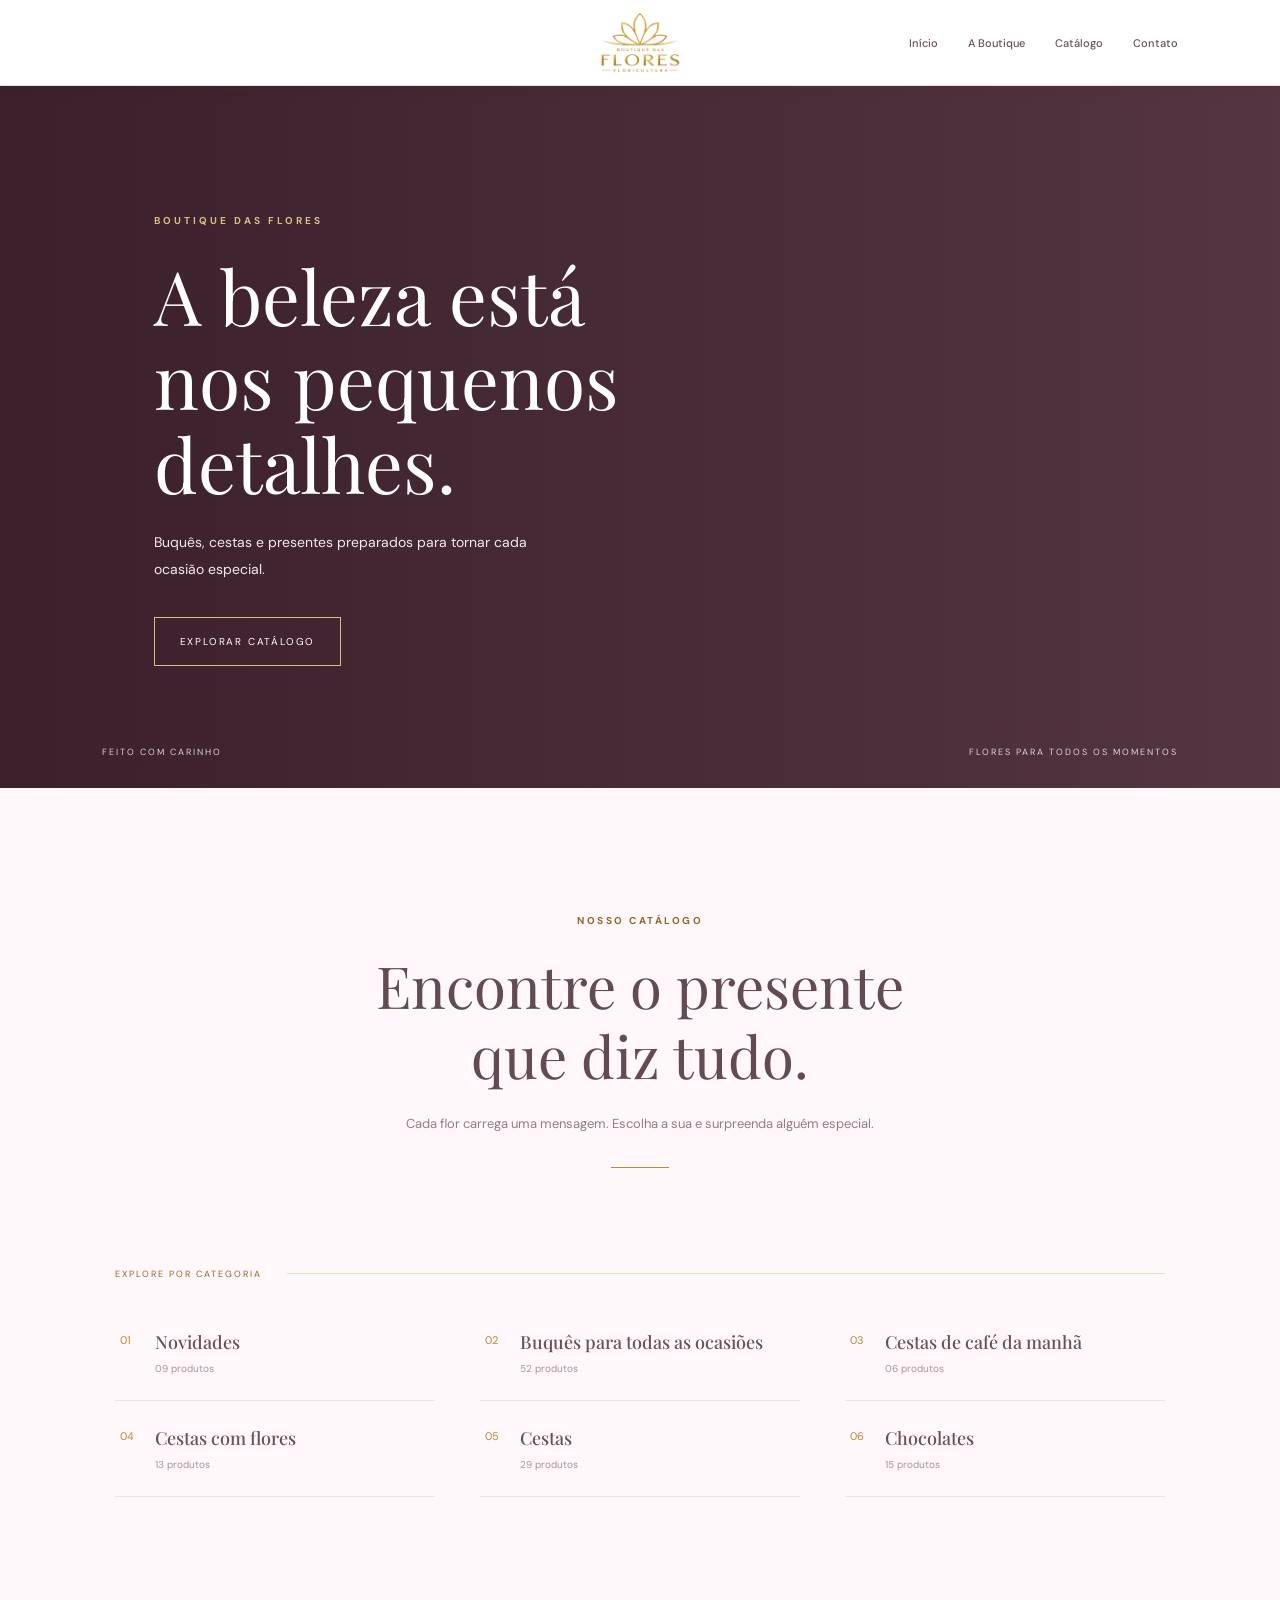
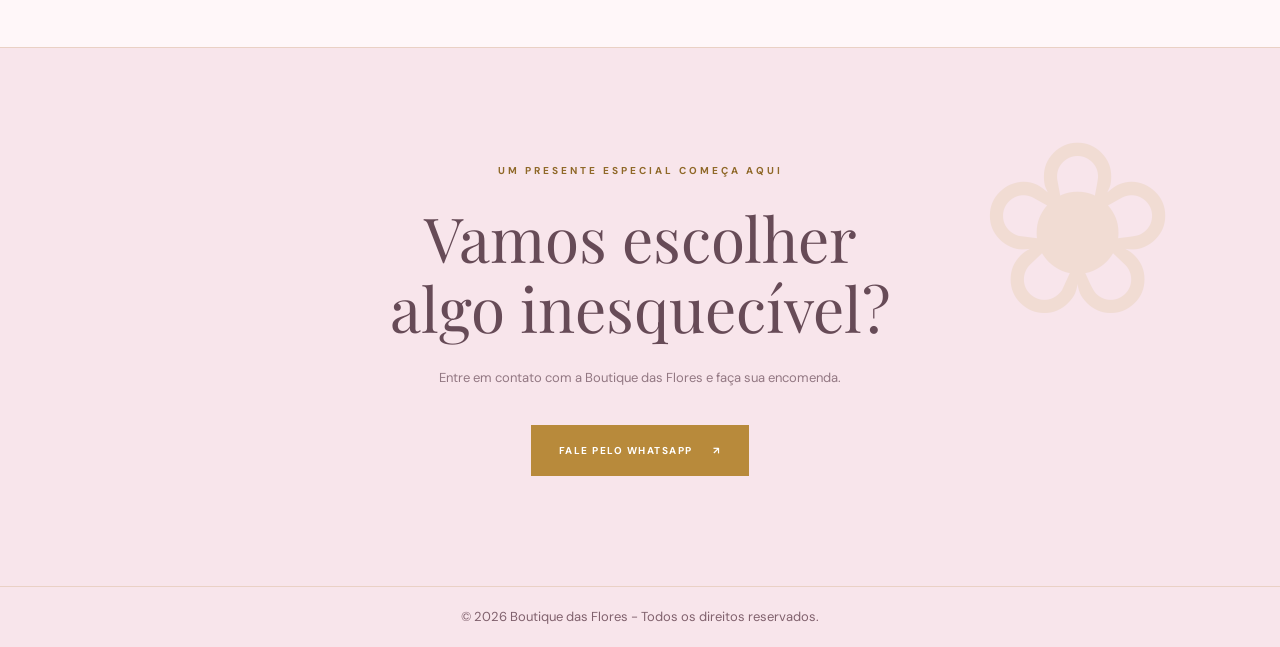
<file: index.html>
<!DOCTYPE html>
<html lang="pt-BR">
<head>
    <meta charset="UTF-8">
    <meta name="viewport" content="width=device-width, initial-scale=1.0">

    <title>Boutique das Flores | Flores e Presentes</title>

    <link rel="preconnect" href="https://fonts.googleapis.com">
    <link rel="preconnect" href="https://fonts.gstatic.com" crossorigin>

    <link href="https://fonts.googleapis.com/css2?family=DM+Sans:wght@400;500;600;700&family=Playfair+Display:wght@400;500;600;700&display=swap" rel="stylesheet">

    <link rel="stylesheet" href="style.css">
</head>
<body>

    <!-- CABEÇALHO -->
    <header class="cabecalho">

        <a href="index.html" class="marca">
            <img src="boutique_das_flores_logo_dourada.png"
                 alt="Boutique das Flores">
        </a>

        <button class="menu-mobile" id="menuMobile"
                aria-label="Abrir menu" aria-expanded="false">
            <span></span>
            <span></span>
        </button>

        <nav class="navegacao" id="navegacao">
            <a href="#inicio">Início</a>
            <a href="#apresentacao">A Boutique</a>
            <a href="#catalogo">Catálogo</a>
            <a href="#contato">Contato</a>
        </nav>

    </header>


    <!-- APRESENTAÇÃO COM VÍDEO -->
    <section class="apresentacao" id="apresentacao">

        <video
            class="video-fundo"
            autoplay
            muted
            loop
            playsinline
            webkit-playsinline
            preload="auto"
        >
            <source src="video-flores-original.mp4" type="video/mp4">
        </video>

        <div class="video-sombra"></div>

        <div class="apresentacao-conteudo">
            <span class="subtitulo">BOUTIQUE DAS FLORES</span>

            <h1>A beleza está<br>nos pequenos detalhes.</h1>

            <p>
                Buquês, cestas e presentes preparados
                para tornar cada ocasião especial.
            </p>

            <a href="#catalogo" class="botao-claro">
                EXPLORAR CATÁLOGO
            </a>
        </div>

        <div class="video-rodape">
            <span>FEITO COM CARINHO</span>
            <span>FLORES PARA TODOS OS MOMENTOS</span>
        </div>

    </section>


    <!-- CATÁLOGO -->
    <main>

        <section class="catalogo" id="catalogo">

            <div class="catalogo-introducao">
                <span class="subtitulo-rosa">NOSSO CATÁLOGO</span>

                <h2>Encontre o presente<br>que diz tudo.</h2>

                <p>
                    Cada flor carrega uma mensagem.
                    Escolha a sua e surpreenda alguém especial.
                </p>
            </div>


            <!-- CATEGORIAS -->
            <div class="categorias-area">

                <div class="categorias-titulo">
                    <span>EXPLORE POR CATEGORIA</span>
                    <span class="linha-categorias"></span>
                </div>

                <nav class="categorias" id="categorias">

                    <a href="catalogos/novidades.html" class="categoria">
                        <span>01</span>
                        <strong>Novidades</strong>
                        <small>09 produtos</small>
                    </a>

                    <a href="catalogos/buques.html" class="categoria">
                        <span>02</span>
                        <strong>Buquês para todas as ocasiões</strong>
                        <small>52 produtos</small>
                    </a>

                    <a href="catalogos/cafe.html" class="categoria">
                        <span>03</span>
                        <strong>Cestas de café da manhã</strong>
                        <small>06 produtos</small>
                    </a>

                    <a href="catalogos/cesta-flores.html" class="categoria">
                        <span>04</span>
                        <strong>Cestas com flores</strong>
                        <small>13 produtos</small>
                    </a>

                    <a href="catalogos/cestas.html" class="categoria">
                        <span>05</span>
                        <strong>Cestas</strong>
                        <small>29 produtos</small>
                    </a>

                    <a href="catalogos/chocolates.html" class="categoria">
                        <span>06</span>
                        <strong>Chocolates</strong>
                        <small>15 produtos</small>
                    </a>

                </nav>

            </div>

        </section>

    </main>


    <!-- CONTATO -->
    <section class="contato" id="contato">

        <div class="contato-conteudo">
            <span class="subtitulo">UM PRESENTE ESPECIAL COMEÇA AQUI</span>

            <h2>Vamos escolher<br>algo inesquecível?</h2>

            <p>
                Entre em contato com a Boutique das Flores
                e faça sua encomenda.
            </p>

            <a href="#" class="botao-whatsapp" id="whatsappGeral"
               target="_blank" rel="noopener noreferrer">
                FALE PELO WHATSAPP
                <span>↗</span>
            </a>
        </div>

        <div class="contato-decoracao" aria-hidden="true">❀</div>

    </section>


    <!-- RODAPÉ -->
    <footer class="rodape">
        <p>© 2026 Boutique das Flores - Todos os direitos reservados.</p>
    </footer>


</body>
</html>
</file>
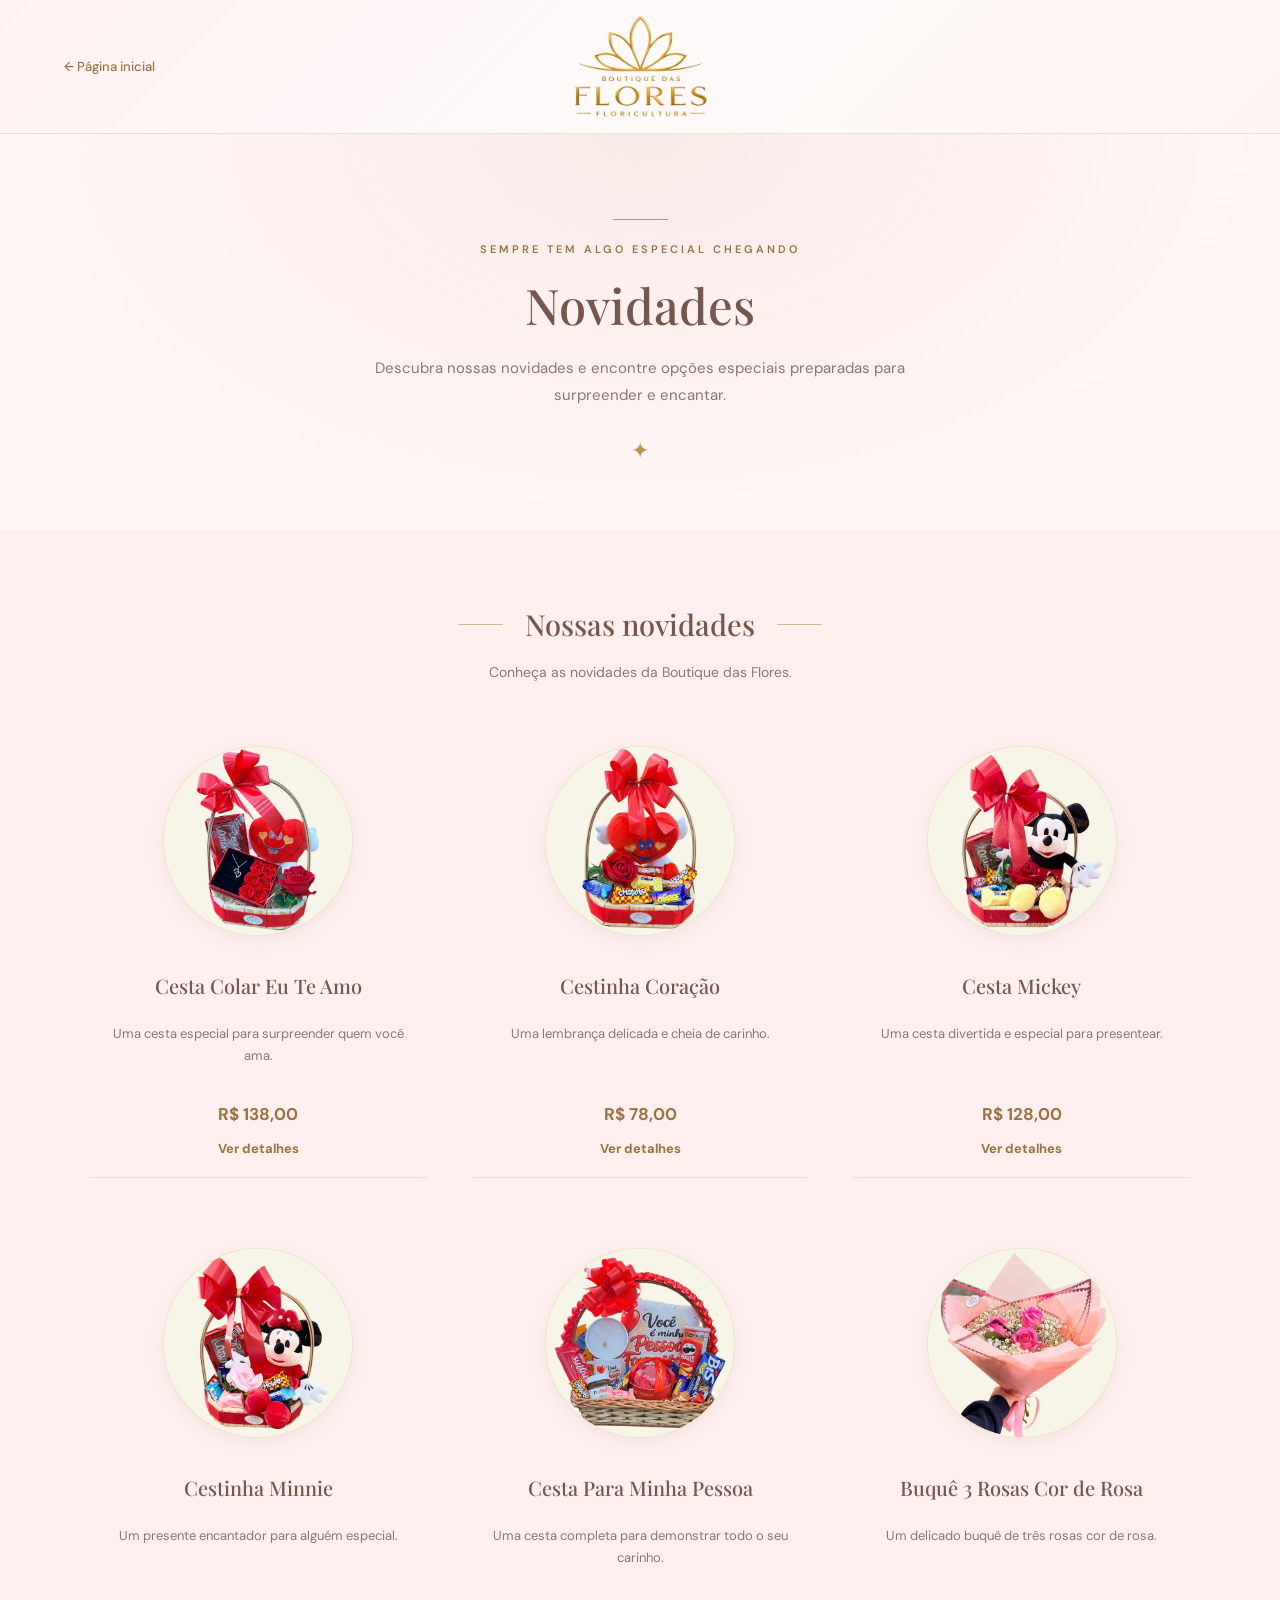
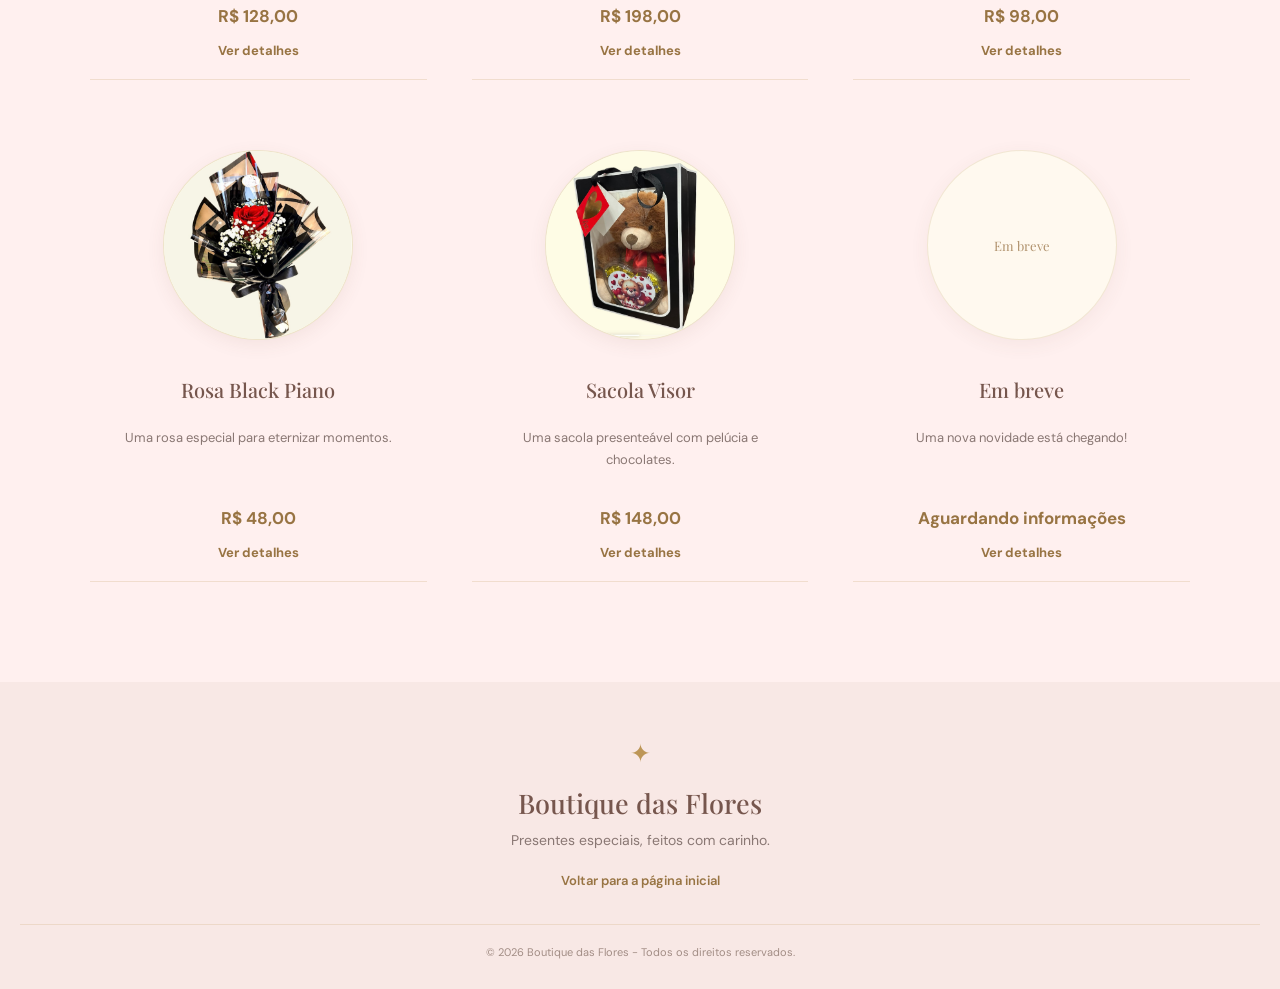
<file: catalogos/novidades.html>
<!DOCTYPE html>
<html lang="pt-BR">

<head>
    <meta charset="UTF-8">
    <meta name="viewport" content="width=device-width, initial-scale=1.0">

    <title>Novidades | Boutique das Flores</title>

    <!-- FONTES -->
    <link rel="preconnect" href="https://fonts.googleapis.com">
    <link rel="preconnect" href="https://fonts.gstatic.com" crossorigin>

    <link href="https://fonts.googleapis.com/css2?family=DM+Sans:wght@400;500;600;700&family=Playfair+Display:wght@400;500;600&display=swap" rel="stylesheet">

    <!-- CSS -->
    <link rel="stylesheet" href="novidades.css">

    <!-- JAVASCRIPT -->
    <script src="novidades.js" defer></script>
</head>

<body>

    <main class="pagina-novidades">

        <!-- CABEÇALHO -->
        <header class="cabecalho-novidades">

            <a href="../index.html" class="voltar">
                ← Página inicial
            </a>

            <a href="../index.html" class="logo">
                <img src="../boutique_das_flores_logo_dourada.png" alt="Boutique das Flores">
            </a>

            <div class="espaco-cabecalho"></div>

        </header>


        <!-- APRESENTAÇÃO -->
        <section class="introducao">

            <span class="linha-dourada"></span>

            <p class="subtitulo">
                SEMPRE TEM ALGO ESPECIAL CHEGANDO
            </p>

            <h1>Novidades</h1>

            <p class="descricao">
                Descubra nossas novidades e encontre opções especiais
                preparadas para surpreender e encantar.
            </p>

            <span class="detalhe-floral">✦</span>

        </section>


        <!-- CARDÁPIO DE NOVIDADES -->
        <section class="cardapio">

            <div class="titulo-secao">
                <span></span>
                <h2>Nossas novidades</h2>
                <span></span>
            </div>

            <p class="texto-cardapio">
                Conheça as novidades da Boutique das Flores.
            </p>

            <div class="grade-produtos" id="gradeProdutos">
                <!-- Os 9 produtos serão carregados pelo JavaScript -->
            </div>

        </section>


        <!-- JANELA DE DETALHES -->
        <div class="modal-produto" id="modalProduto" aria-hidden="true">

            <div class="conteudo-modal" role="dialog" aria-modal="true" aria-labelledby="modalNome">

                <button class="fechar-modal" id="fecharModal" aria-label="Fechar janela">
                    &times;
                </button>

                <div class="modal-imagem" id="modalAreaImagem">
                    <span>Foto do produto</span>
                </div>

                <div class="modal-informacoes">

                    <span class="modal-etiqueta">BOUTIQUE DAS FLORES</span>

                    <h2 id="modalNome"></h2>

                    <strong class="modal-preco" id="modalPreco"></strong>

                    <p class="modal-descricao" id="modalDescricao"></p>

                    <div class="divisor-modal"></div>

                    <h3>Detalhes do produto</h3>

                    <p class="modal-detalhes" id="modalDetalhes"></p>

                    <a
                        href="#"
                        target="_blank"
                        rel="noopener noreferrer"
                        class="modal-whatsapp"
                        id="modalWhatsApp">

                        Consultar pelo WhatsApp

                    </a>

                </div>

            </div>

        </div>


        <!-- RODAPÉ -->
        <footer class="rodape-novidades">

            <span class="flor-rodape">✦</span>

            <h2>Boutique das Flores</h2>

            <p>Presentes especiais, feitos com carinho.</p>

            <a href="../index.html">Voltar para a página inicial</a>

            <small>
                © 2026 Boutique das Flores - Todos os direitos reservados.
            </small>

        </footer>

    </main>

</body>

</html>
</file>
<file: style.css>
/* =========================================
   IDENTIDADE VISUAL - BOUTIQUE DAS FLORES
========================================= */

:root {
    --rosa: #f8e5eb;
    --rosa-claro: #fff7f9;
    --rosa-medio: #e8bdca;
    --rosa-escuro: #a65f78;

    --dourado: #b88a3b;
    --dourado-claro: #d9bd83;
    --dourado-escuro: #8f6828;

    --branco: #ffffff;
    --texto: #49353c;
    --cinza: #927e85;
}

* {
    margin: 0;
    padding: 0;
    box-sizing: border-box;
}

html {
    scroll-behavior: smooth;
    scroll-padding-top: 90px;
}

body {
    background: var(--branco);
    color: var(--texto);
    font-family: "DM Sans", sans-serif;
    overflow-x: hidden;
}

a {
    color: inherit;
    text-decoration: none;
}

button {
    font: inherit;
}


/* =========================================
   CABEÇALHO
========================================= */

.cabecalho {
    width: 100%;
    height: 86px;
    padding: 0 8%;

    background: rgba(255, 255, 255, 0.97);

    display: grid;
    grid-template-columns: 1fr auto 1fr;
    align-items: center;

    position: sticky;
    top: 0;
    z-index: 20;

    border-bottom: 1px solid #f0dce3;
    box-shadow: 0 3px 14px rgba(90, 65, 25, 0.035);
}

.marca {
    grid-column: 2;
    justify-self: center;

    display: flex;
    align-items: center;
}

.marca img {
    width: 92px;
    height: 62px;
    object-fit: contain;
    display: block;
}

.navegacao {
    grid-column: 3;
    justify-self: end;

    display: flex;
    align-items: center;
    gap: 30px;
}

.navegacao a {
    position: relative;
    color: #69515b;
    font-size: 11px;
    font-weight: 500;
    transition: color 0.3s ease;
}

.navegacao a:hover {
    color: var(--dourado-escuro);
}

.navegacao a::after {
    content: "";
    position: absolute;
    left: 0;
    bottom: -7px;

    width: 0;
    height: 1px;

    background: var(--dourado);
    transition: width 0.3s ease;
}

.navegacao a:hover::after {
    width: 100%;
}

.menu-mobile {
    display: none;
    border: none;
    background: transparent;
    cursor: pointer;
}


/* =========================================
   APRESENTAÇÃO COM VÍDEO
========================================= */

.apresentacao {
    min-height: 650px;
    height: 78vh;
    max-height: 850px;

    position: relative;
    display: flex;
    align-items: center;
    overflow: hidden;

    background: #63414d;
}

.video-fundo,
.video-sombra {
    position: absolute;
    inset: 0;
    width: 100%;
    height: 100%;
}

.video-fundo {
    object-fit: cover;
}

.video-sombra {
    background: linear-gradient(
        90deg,
        rgba(43, 20, 31, 0.72),
        rgba(43, 20, 31, 0.27)
    );
}

.apresentacao-conteudo {
    position: relative;
    z-index: 2;

    margin-left: 12%;
    max-width: 580px;

    color: white;
}

.subtitulo {
    font-size: 10px;
    font-weight: 700;
    letter-spacing: 3px;
    color: var(--dourado-claro);
}

.apresentacao h1,
.contato h2 {
    font-family: "Playfair Display", serif;
    font-size: clamp(43px, 6vw, 75px);
    line-height: 1.12;
    font-weight: 400;
    margin: 24px 0;
}

.apresentacao p {
    max-width: 410px;
    font-size: 14px;
    line-height: 1.9;
    color: #f4e9ed;
}

.botao-claro {
    display: inline-flex;
    margin-top: 35px;
    padding: 17px 25px;

    border: 1px solid var(--dourado-claro);
    color: white;

    font-size: 10px;
    letter-spacing: 1.8px;

    transition: 0.3s;
}

.botao-claro:hover {
    background: var(--dourado);
    border-color: var(--dourado);
    color: white;
}

.video-rodape {
    position: absolute;
    bottom: 30px;
    left: 8%;
    right: 8%;

    display: flex;
    justify-content: space-between;

    color: white;
    font-size: 9px;
    letter-spacing: 2px;
    opacity: 0.8;
}


/* =========================================
   CATÁLOGO
========================================= */

.catalogo {
    padding: 120px 9% 130px;
    background: var(--rosa-claro);
}

.catalogo-introducao {
    position: relative;
    text-align: center;

    max-width: 600px;
    margin: 0 auto 100px;
}

.catalogo-introducao::after {
    content: "";
    display: block;

    width: 58px;
    height: 1px;

    margin: 30px auto 0;
    background: var(--dourado);
}

.subtitulo-rosa {
    color: var(--dourado-escuro);
    font-size: 10px;
    font-weight: 700;
    letter-spacing: 2.5px;
}

.catalogo-introducao h2 {
    font-family: "Playfair Display", serif;
    font-size: clamp(38px, 5vw, 58px);
    line-height: 1.2;
    font-weight: 400;

    margin: 22px 0;
    color: #634b55;
}

.catalogo-introducao p {
    color: var(--cinza);
    font-size: 13px;
    line-height: 1.9;
}


/* =========================================
   CATEGORIAS
========================================= */

.categorias-area {
    margin-bottom: 20px;
}

.categorias-titulo {
    display: flex;
    align-items: center;
    gap: 25px;

    color: var(--dourado-escuro);
    font-size: 9px;
    letter-spacing: 2px;

    margin-bottom: 25px;
}

.linha-categorias {
    flex: 1;
    height: 1px;
    background: rgba(184, 138, 59, 0.28);
}

.categorias {
    display: grid;
    grid-template-columns: repeat(3, 1fr);
    column-gap: 45px;
}

.categoria {
    background: transparent;

    border: 0;
    border-bottom: 1px solid rgba(184, 138, 59, 0.18);

    padding: 25px 5px;

    display: grid;
    grid-template-columns: 35px 1fr;
    grid-template-rows: auto auto;

    text-align: left;
    cursor: pointer;

    transition: 0.3s ease;
}

.categoria > span {
    grid-row: 1 / 3;

    color: var(--dourado);
    font-size: 11px;
    padding-top: 3px;
}

.categoria strong {
    color: #69515b;
    font-family: "Playfair Display", serif;
    font-size: 18px;
    font-weight: 500;
    line-height: 1.4;

    transition: color 0.3s ease;
}

.categoria small {
    color: #a8959c;
    font-size: 10px;
    margin-top: 7px;
}

.categoria:hover {
    border-color: var(--dourado);
    background: rgba(248, 229, 235, 0.65);
    padding-left: 13px;
}

.categoria:hover strong {
    color: var(--dourado-escuro);
}

.categoria:focus-visible {
    outline: 2px solid var(--rosa-escuro);
    outline-offset: 5px;
}


/* =========================================
   CONTATO
========================================= */

.contato {
    position: relative;
    overflow: hidden;

    background: var(--rosa);
    padding: 110px 10%;

    text-align: center;

    border-top: 1px solid rgba(184, 138, 59, 0.22);
    border-bottom: 1px solid rgba(184, 138, 59, 0.22);
}

.contato-conteudo {
    position: relative;
    z-index: 2;
}

.contato .subtitulo {
    color: var(--dourado-escuro);
}

.contato h2 {
    color: #674b57;
    font-size: clamp(40px, 5vw, 62px);
}

.contato p {
    color: #927782;
    font-size: 13px;
    line-height: 1.8;

    max-width: 420px;
    margin: 0 auto;
}

.botao-whatsapp {
    display: inline-flex;
    align-items: center;
    gap: 20px;

    background: var(--dourado);
    color: white;

    padding: 19px 28px;
    margin-top: 35px;

    font-size: 10px;
    font-weight: 700;
    letter-spacing: 1.5px;

    transition: 0.3s;
}

.botao-whatsapp:hover {
    background: var(--dourado-escuro);
    color: white;
}

.contato-decoracao {
    position: absolute;
    right: 8%;
    top: 5%;

    color: var(--dourado-claro);
    font-size: 240px;
    opacity: 0.22;
}


/* =========================================
   RODAPÉ
========================================= */

.rodape {
    background: #F8E5EB;
    padding: 20px;

    text-align: center;
}

.rodape p {
    color: #80616D;
    font-size: 13px;
    line-height: 1.6;
    margin: 0;
}


/* =========================================
   RESPONSIVIDADE - TABLETS
========================================= */

@media (max-width: 900px) {

    .categorias {
        grid-template-columns: repeat(2, 1fr);
        column-gap: 25px;
    }

    .catalogo {
        padding-left: 6%;
        padding-right: 6%;
    }

}


/* =========================================
   RESPONSIVIDADE - CELULARES
========================================= */

@media (max-width: 600px) {

    /* CABEÇALHO */

    .cabecalho {
        height: 72px;
        padding: 0 6%;
    }

    .marca img {
        width: 78px;
        height: 55px;
    }

    .menu-mobile {
        display: flex;
        flex-direction: column;
        gap: 6px;

        padding: 10px;

        position: absolute;
        right: 6%;
        top: 50%;
        transform: translateY(-50%);
    }

    .menu-mobile span {
        width: 24px;
        height: 1px;
        background: var(--dourado-escuro);
    }

    .navegacao {
        position: absolute;
        top: 72px;
        left: 0;
        right: 0;

        background: white;

        display: none;
        flex-direction: column;
        align-items: stretch;
        gap: 0;

        padding: 10px 7% 20px;

        border-bottom: 1px solid rgba(184, 138, 59, 0.3);
    }

    .navegacao.aberta {
        display: flex;
    }

    .navegacao a {
        padding: 14px 0;
        border-bottom: 1px solid rgba(184, 138, 59, 0.14);
    }

    /* APRESENTAÇÃO */

    .apresentacao {
        height: 680px;
        min-height: 0;
    }

    .apresentacao-conteudo {
        margin: 0 8%;
    }

    .apresentacao h1 {
        font-size: 47px;
    }

    .apresentacao p {
        font-size: 13px;
    }

    .video-rodape {
        left: 8%;
        right: 8%;

        font-size: 7px;
        letter-spacing: 1px;
    }

    /* CATÁLOGO */

    .catalogo {
        padding: 85px 7% 90px;
    }

    .catalogo-introducao {
        margin-bottom: 70px;
    }

    .categorias {
        grid-template-columns: 1fr;
    }

    .categoria {
        padding: 20px 4px;
    }

    .categoria:hover {
        padding-left: 12px;
    }

    .categorias-area {
        margin-bottom: 30px;
    }

    /* CONTATO */

    .contato {
        padding: 85px 7%;
    }

    .contato-decoracao {
        font-size: 130px;
        right: -10px;
    }

    /* RODAPÉ */

    .rodape {
        padding: 20px 15px;
    }

    .rodape p {
        font-size: 11px;
    }

}


/* =========================================
   CELULARES PEQUENOS
========================================= */

@media (max-width: 380px) {

    .apresentacao h1 {
        font-size: 39px;
    }

    .video-rodape {
        font-size: 6px;
        letter-spacing: 0.5px;
    }

    .categoria strong {
        font-size: 16px;
    }

}
</file>
<file: catalogos/novidades.css>
/* ========================================
   CONFIGURAÇÕES GERAIS
======================================== */

* {
    margin: 0;
    padding: 0;
    box-sizing: border-box;
}

:root {
    --rosa-fundo: #fff7f6;
    --rosa-claro: #fcebea;
    --rosa-detalhe: #f2d5d2;
    --dourado: #bd9657;
    --dourado-escuro: #987443;
    --texto: #51413d;
    --texto-claro: #897773;
    --branco: #ffffff;
}

body {
    background: var(--rosa-fundo);
    color: var(--texto);
    font-family: 'DM Sans', sans-serif;
    overflow-x: hidden;
}

.pagina-novidades {
    width: 100%;
    min-height: 100vh;
}


/* ========================================
   CABEÇALHO
======================================== */

.cabecalho-novidades {
    width: 100%;
    min-height: 125px;
    padding: 15px 5%;

    display: grid;
    grid-template-columns: 1fr auto 1fr;
    align-items: center;

    background: linear-gradient(
        135deg,
        #fff3f2,
        #fffafa,
        #fff6f4
    );

    border-bottom: 1px solid rgba(189, 150, 87, 0.25);
}

.logo {
    display: flex;
    justify-content: center;
    align-items: center;
}

.logo img {
    width: 155px;
    max-height: 105px;
    object-fit: contain;
}

.voltar {
    justify-self: start;
    text-decoration: none;
    color: var(--dourado-escuro);
    font-size: 13px;
    font-weight: 500;
    transition: 0.3s;
}

.voltar:hover {
    color: var(--dourado);
    transform: translateX(-3px);
}

.espaco-cabecalho {
    width: 100%;
}


/* ========================================
   APRESENTAÇÃO
======================================== */

.introducao {
    text-align: center;
    padding: 85px 20px 65px;

    background:
        radial-gradient(
            ellipse at top,
            rgba(242, 213, 210, 0.38),
            transparent 70%
        );
}

.linha-dourada {
    display: block;
    width: 55px;
    height: 1px;
    background: var(--dourado);
    margin: 0 auto 22px;
}

.subtitulo {
    color: var(--dourado-escuro);
    font-size: 11px;
    letter-spacing: 3px;
    font-weight: 600;
    margin-bottom: 16px;
}

.introducao h1 {
    font-family: 'Playfair Display', serif;
    font-size: clamp(34px, 5vw, 49px);
    font-weight: 500;
    color: #76564d;
    margin-bottom: 18px;
}

.descricao {
    max-width: 570px;
    margin: 0 auto;
    color: var(--texto-claro);
    font-size: 15px;
    line-height: 1.8;
}

.detalhe-floral {
    display: block;
    color: var(--dourado);
    font-size: 22px;
    margin-top: 27px;
}


/* ========================================
   TÍTULOS DAS SEÇÕES
======================================== */

.titulo-secao {
    display: flex;
    justify-content: center;
    align-items: center;
    gap: 22px;
    margin-bottom: 45px;
}

.titulo-secao span {
    display: block;
    width: 45px;
    height: 1px;
    background: var(--dourado);
    opacity: 0.65;
}

.titulo-secao h2 {
    font-family: 'Playfair Display', serif;
    font-size: 29px;
    font-weight: 500;
    color: #76564d;
}


/* ========================================
   CARDÁPIO DE NOVIDADES
======================================== */

.cardapio {
    padding: 75px 7% 100px;
    background: #fff0ef;
}

.texto-cardapio {
    text-align: center;
    color: var(--texto-claro);
    font-size: 14px;
    margin-top: -25px;
    margin-bottom: 55px;
}


/* GRADE DOS PRODUTOS */

.grade-produtos {
    max-width: 1150px;
    margin: 0 auto;

    display: grid;
    grid-template-columns: repeat(3, minmax(0, 1fr));

    column-gap: 45px;
    row-gap: 60px;

    align-items: stretch;
}


/* ========================================
   CARD DO PRODUTO
======================================== */

.produto {
    width: 100%;
    display: flex;
    flex-direction: column;
    align-items: center;
    text-align: center;

    padding: 10px 12px 20px;

    border-bottom: 1px solid rgba(189, 150, 87, 0.22);

    transition: transform 0.3s ease;
}

.produto:hover {
    transform: translateY(-4px);
}


/* ========================================
   IMAGEM CIRCULAR
======================================== */

.imagem-produto {
    width: 190px;
    height: 190px;
    flex-shrink: 0;

    display: flex;
    align-items: center;
    justify-content: center;

    overflow: hidden;
    border-radius: 50%;

    background: #fffdf0;
    border: 1px solid rgba(189, 150, 87, 0.25);

    margin-bottom: 22px;

    box-shadow: 0 5px 18px rgba(120, 82, 65, 0.08);
}

.imagem-produto img {
    width: 100%;
    height: 100%;

    object-fit: cover;
    border-radius: 50%;

    transition: transform 0.4s ease;
}

.produto:hover .imagem-produto img {
    transform: scale(1.06);
}


/* ESPAÇO RESERVADO PARA FOTO */

.imagem-reservada {
    color: var(--dourado-escuro);
    font-family: 'Playfair Display', serif;
    font-size: 13px;
    text-align: center;
    padding: 10px;
    opacity: 0.75;
}


/* ========================================
   INFORMAÇÕES DO PRODUTO
======================================== */

.informacoes-produto {
    width: 100%;
    max-width: 300px;

    flex: 1;

    display: flex;
    flex-direction: column;
    align-items: center;
    text-align: center;
}

.informacoes-produto h3 {
    width: 100%;
    min-height: 55px;

    display: flex;
    justify-content: center;
    align-items: center;

    font-family: 'Playfair Display', serif;
    color: #76564d;
    font-size: 20px;
    font-weight: 500;
    line-height: 1.4;

    margin-bottom: 10px;
}

.informacoes-produto p {
    width: 100%;
    min-height: 65px;

    color: var(--texto-claro);
    font-size: 13px;
    line-height: 1.7;

    margin-bottom: 15px;
}

.preco {
    display: block;
    color: var(--dourado-escuro);
    font-size: 17px;
    font-weight: 700;

    margin-top: auto;
    margin-bottom: 15px;
}


/* ========================================
   BOTÃO CONSULTAR
======================================== */

.botao-consultar {
    border: none;
    background: none;

    color: var(--dourado-escuro);
    font-family: 'DM Sans', sans-serif;
    font-size: 13px;
    font-weight: 700;

    cursor: pointer;
    transition: 0.3s;
}

.botao-consultar:hover {
    color: #c18b42;
    transform: translateY(-2px);
}


/* ========================================
   JANELA DE DETALHES
======================================== */

.modal-produto {
    position: fixed;
    inset: 0;
    z-index: 1000;

    display: flex;
    justify-content: center;
    align-items: center;
    padding: 25px;

    background: rgba(48, 32, 30, 0.58);
    backdrop-filter: blur(5px);

    opacity: 0;
    visibility: hidden;
    transition: 0.3s ease;
}

.modal-produto.aberto {
    opacity: 1;
    visibility: visible;
}

.conteudo-modal {
    position: relative;
    width: 100%;
    max-width: 850px;
    max-height: 90vh;

    display: grid;
    grid-template-columns: 0.9fr 1.1fr;

    background: #fffaf9;
    border-radius: 20px;
    overflow-y: auto;

    box-shadow: 0 20px 70px rgba(0, 0, 0, 0.2);

    transform: translateY(20px);
    transition: 0.3s ease;
}

.modal-produto.aberto .conteudo-modal {
    transform: translateY(0);
}


/* BOTÃO FECHAR */

.fechar-modal {
    position: absolute;
    top: 13px;
    right: 17px;
    z-index: 5;

    width: 38px;
    height: 38px;

    border: none;
    border-radius: 50%;
    background: rgba(255, 255, 255, 0.9);

    color: #795c59;
    font-size: 27px;
    cursor: pointer;
    transition: 0.3s;
}

.fechar-modal:hover {
    background: #f4dedb;
    transform: rotate(90deg);
}


/* IMAGEM AMPLIADA */

.modal-imagem {
    min-height: 480px;

    display: flex;
    align-items: center;
    justify-content: center;

    background: #fdf9ed;
    overflow: hidden;
}

.modal-imagem img {
    width: 100%;
    height: 100%;
    min-height: 480px;

    object-fit: contain;
    display: block;
}

.modal-imagem .imagem-reservada {
    font-size: 17px;
}


/* INFORMAÇÕES DO MODAL */

.modal-informacoes {
    padding: 45px 35px 35px;
}

.modal-etiqueta {
    color: var(--dourado-escuro);
    font-size: 10px;
    letter-spacing: 2px;
    font-weight: 700;
}

.modal-informacoes h2 {
    font-family: 'Playfair Display', serif;
    font-size: 29px;
    font-weight: 500;
    line-height: 1.3;
    color: #76564d;
    margin-top: 12px;
}

.modal-preco {
    display: block;
    color: var(--dourado-escuro);
    font-size: 23px;
    margin: 13px 0;
}

.modal-descricao,
.modal-detalhes {
    color: var(--texto-claro);
    font-size: 13px;
    line-height: 1.7;
}

.modal-detalhes {
    white-space: pre-line;
}

.divisor-modal {
    width: 100%;
    height: 1px;
    background: rgba(189, 150, 87, 0.3);
    margin: 23px 0;
}

.modal-informacoes h3 {
    font-family: 'Playfair Display', serif;
    color: #76564d;
    font-size: 20px;
    font-weight: 500;
    margin-bottom: 16px;
}


/* WHATSAPP */

.modal-whatsapp {
    display: flex;
    justify-content: center;
    align-items: center;

    width: 100%;
    margin-top: 23px;
    padding: 15px 20px;

    background: #bd9680;
    color: white;
    border-radius: 30px;

    text-decoration: none;
    font-size: 13px;
    font-weight: 700;
    transition: 0.3s;
}

.modal-whatsapp:hover {
    background: #987443;
    transform: translateY(-2px);
}


/* ========================================
   RODAPÉ
======================================== */

.rodape-novidades {
    background: #f8e8e5;
    padding: 55px 20px 30px;
    text-align: center;
}

.flor-rodape {
    display: block;
    color: var(--dourado);
    font-size: 25px;
    margin-bottom: 15px;
}

.rodape-novidades h2 {
    font-family: 'Playfair Display', serif;
    font-size: 27px;
    font-weight: 500;
    color: #76564d;
    margin-bottom: 10px;
}

.rodape-novidades p {
    color: var(--texto-claro);
    font-size: 14px;
    margin-bottom: 20px;
}

.rodape-novidades a {
    display: inline-block;
    color: var(--dourado-escuro);
    text-decoration: none;
    font-size: 13px;
    font-weight: 600;
    margin-bottom: 35px;
    transition: 0.3s;
}

.rodape-novidades a:hover {
    color: #c18b42;
}

.rodape-novidades small {
    display: block;
    color: #a28d85;
    font-size: 11px;
    border-top: 1px solid rgba(189, 150, 87, 0.2);
    padding-top: 20px;
}


/* ========================================
   TABLETS
======================================== */

@media (max-width: 900px) {

    .grade-produtos {
        grid-template-columns: repeat(2, minmax(0, 1fr));
        column-gap: 30px;
        row-gap: 45px;
    }

    .imagem-produto {
        width: 180px;
        height: 180px;
    }

}


/* ========================================
   CELULARES
======================================== */

@media (max-width: 650px) {

    /* CABEÇALHO */

    .cabecalho-novidades {
        min-height: 90px;
        padding: 10px 5%;
    }

    .logo img {
        width: 105px;
        max-height: 75px;
    }

    .voltar {
        font-size: 0;
    }

    .voltar::before {
        content: "←";
        font-size: 21px;
        color: var(--dourado-escuro);
    }


    /* APRESENTAÇÃO */

    .introducao {
        padding: 55px 22px 45px;
    }

    .subtitulo {
        font-size: 9px;
        letter-spacing: 2px;
    }

    .introducao h1 {
        font-size: 36px;
    }

    .descricao {
        font-size: 14px;
    }


    /* TÍTULOS */

    .titulo-secao {
        gap: 12px;
        margin-bottom: 35px;
    }

    .titulo-secao span {
        width: 25px;
    }

    .titulo-secao h2 {
        font-size: 24px;
    }


    /* CARDÁPIO */

    .cardapio {
        padding: 55px 20px 70px;
    }

    .texto-cardapio {
        font-size: 13px;
        line-height: 1.6;
        margin-top: -18px;
        margin-bottom: 40px;
    }

    .grade-produtos {
        grid-template-columns: 1fr;
        row-gap: 40px;
    }


    /* CARDS */

    .produto {
        width: 100%;
        max-width: 400px;
        justify-self: center;

        padding: 10px 10px 25px;
    }

    .imagem-produto {
        width: 170px;
        height: 170px;
        margin-bottom: 20px;
    }

    .informacoes-produto {
        max-width: 350px;
    }

    .informacoes-produto h3 {
        min-height: auto;
        font-size: 19px;
        margin-bottom: 10px;
    }

    .informacoes-produto p {
        min-height: auto;
        font-size: 13px;
        margin-bottom: 15px;
    }

    .preco {
        margin-top: 0;
        font-size: 16px;
    }

    .botao-consultar {
        font-size: 12px;
    }


    /* MODAL */

    .modal-produto {
        padding: 12px;
    }

    .conteudo-modal {
        max-width: 430px;
        max-height: 92vh;
        grid-template-columns: 1fr;
        border-radius: 17px;
    }

    .modal-imagem {
        min-height: 250px;
        height: 250px;
    }

    .modal-imagem img {
        min-height: 250px;
        height: 250px;
    }

    .modal-informacoes {
        padding: 25px 23px;
    }

    .modal-informacoes h2 {
        font-size: 25px;
        padding-right: 20px;
    }

    .modal-preco {
        font-size: 21px;
    }


    /* RODAPÉ */

    .rodape-novidades {
        padding: 45px 20px 25px;
    }

}


/* ========================================
   CELULARES PEQUENOS
======================================== */

@media (max-width: 380px) {

    .imagem-produto {
        width: 155px;
        height: 155px;
    }

    .informacoes-produto h3 {
        font-size: 17px;
    }

}
</file>
